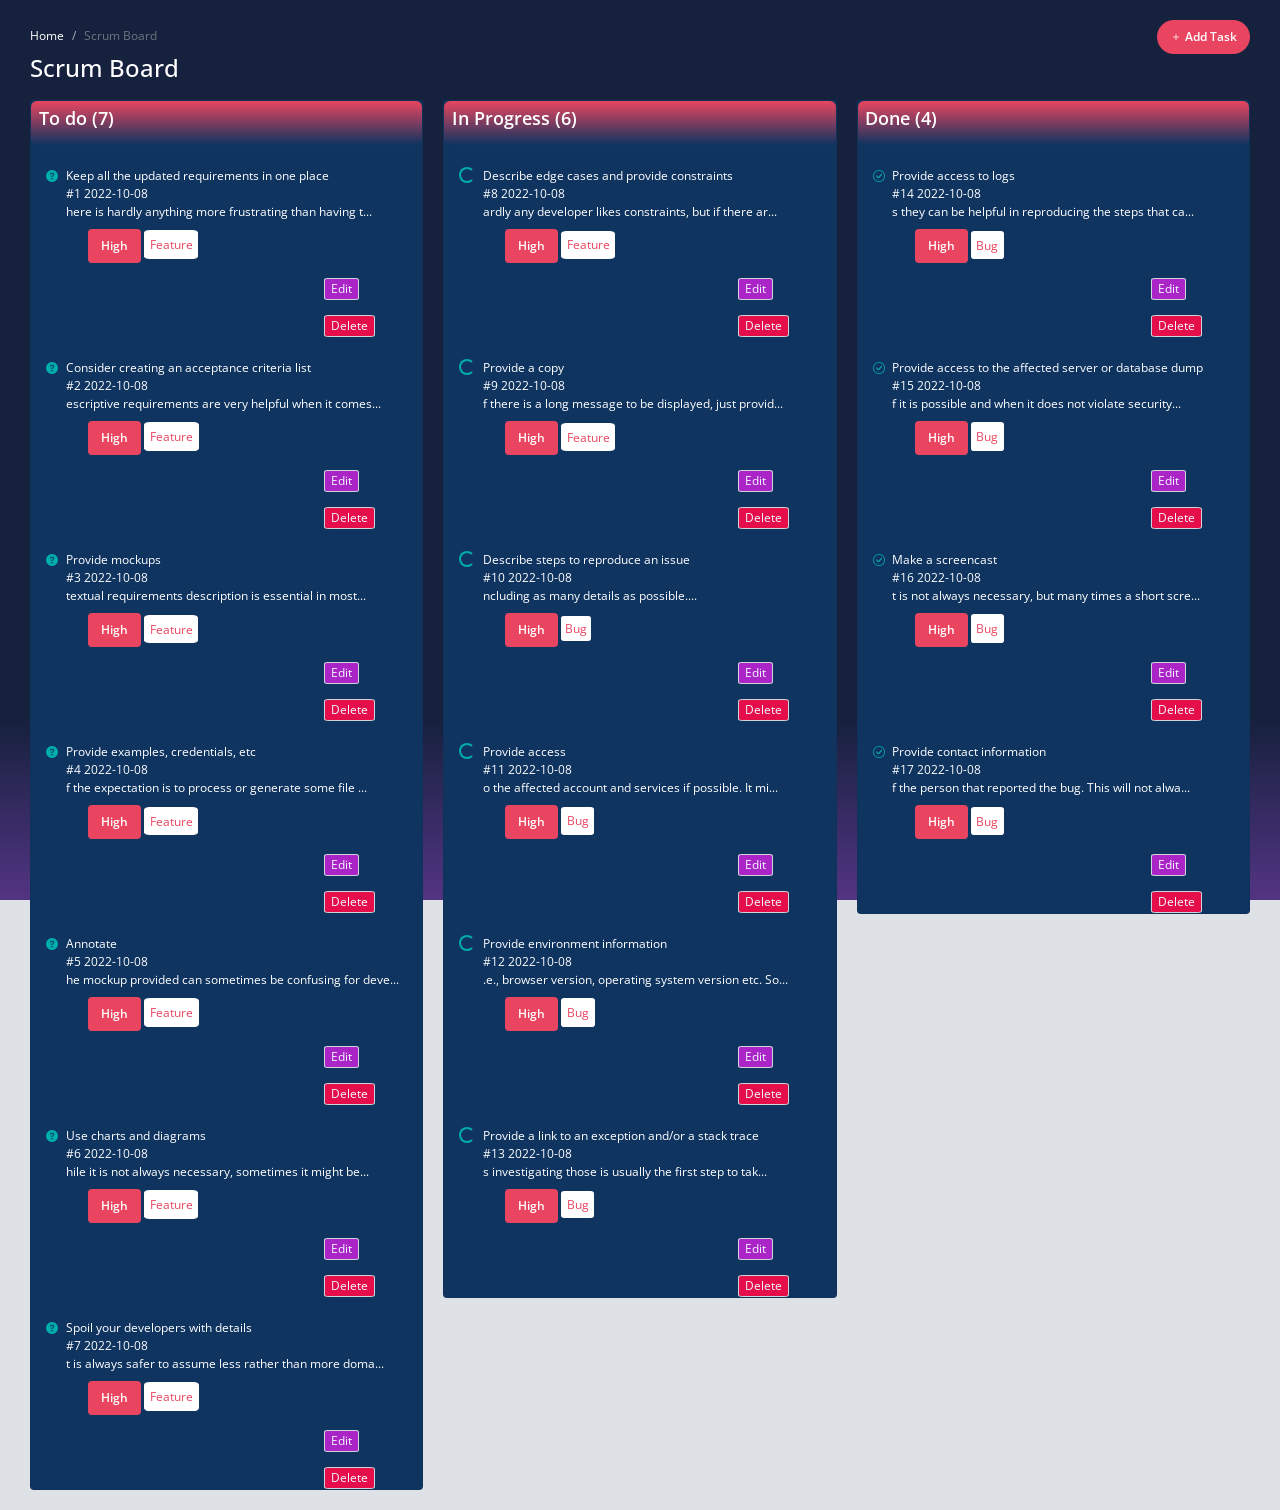
<file: index.html>
<!DOCTYPE html>
<html lang="en" >
<head>
	<meta charset="utf-8" />
	<title>YouCode | Scrum Board</title>
	<meta content="width=device-width, initial-scale=1.0, maximum-scale=1.0, user-scalable=no" name="viewport" />
	<meta content="" name="description" />
	<meta content="" name="author" />

	<!-- ================== BEGIN core-css ================== -->
	<!-- <link href="https://cdn.jsdelivr.net/npm/bootstrap@5.2.2/dist/css/bootstrap.min.css" rel="stylesheet" integrity="sha384-Zenh87qX5JnK2Jl0vWa8Ck2rdkQ2Bzep5IDxbcnCeuOxjzrPF/et3URy9Bv1WTRi" crossorigin="anonymous"> -->
	<link href="https://fonts.googleapis.com/css?family=Open+Sans:300,400,600,700" rel="stylesheet" />
	<link href="assets/css/vendor.min.css" rel="stylesheet" />
	<link href="assets/css/default/app.min.css" rel="stylesheet" />
	<link href="assets/css/style.css" rel="stylesheet" />
	<link rel="stylesheet" href="https://cdn.jsdelivr.net/npm/bootstrap-icons@1.5.0/font/bootstrap-icons.css" />
	<!-- ================== END core-css ================== -->
</head>
<body>

	<!-- BEGIN #app -->
	<div id="app" class="app-without-sidebar">
		<!-- BEGIN #content -->
		<div id="content" class="app-content main-style">
			<div class="row ">
				<div class="col-6">
					<ol class="breadcrumb">
						<li class="breadcrumb-item "><a class="text-white text-decoration-none" href="javascript:;">Home</a></li>
						<li class="breadcrumb-item active ">Scrum Board </li>
					</ol>
					<!-- BEGIN page-header -->
					<h1 class="page-header text-white">
						Scrum Board 
					</h1>
					<!-- END page-header -->
				</div>

				<div class="col-6 text-end">
					<button id="button" onclick="resetForm()" class="btn  rounded-pill  " type="button" data-toggle="modal" data-target="#modal-task" ><i class="bi bi-plus text-white"></i> Add Task</a>
				</div>
			</div>



			<div class="row" id ="tasksList">
				<div class="col-sm-6 col-md-4 ">
					<div class="card" style="background-color: #0F3460;">
						<div class="grad2 p-2 rounded-3">
							<h4 class="text-white">To do (<span id="to-do-tasks-count">0</span>)</h4>
						</div>

						<div class="" id="to-do-tasks">
							<!-- TO DO TASKS HERE -->
						</div>
					</div>
				</div>
				<div class="col-sm-6 col-md-4 ">
					<div class="card" style="background-color: #0F3460;">
					
						<div class="grad2 p-2 rounded-3">
							<h4 class="text-white">In Progress (<span id="in-progress-tasks-count">0</span>)</h4>

						</div>
						<div class="" id="in-progress-tasks">
							<!-- IN PROGRESS TASKS HERE -->
						</div>
					</div>
				</div>
				<div class="col-sm-6 col-md-4 ">
					<div class="card" style="background-color: #0F3460;">
						<div class="grad2 p-2 rounded-3">
							<h4 class="text-white">Done (<span id="done-tasks-count">0</span>)</h4>

						</div>
						<div class=" " id="done-tasks">
							<!-- DONE TASKS HERE -->
						</div>
					</div>
				</div>
			</div>
		</div>
		<!-- END #content -->


		<!-- BEGIN scroll-top-btn -->
		<a href="javascript:;" class="btn btn-icon btn-circle btn-success btn-scroll-to-top" data-toggle="scroll-to-top"><i class="fa fa-angle-up"></i></a>
		<!-- END scroll-top-btn -->
	</div>
	<!-- END #app -->

	<!-- TASK MODAL -->
	<form class=" form modal fade" id="modal-task" role="dialog" aria-labelledby="exempleModalLabel" aria-hidden="true">
		<div class="modal-dialog modal-dialog-centered">
			<div class="modal-content  text-white">
				<div class="modal-header border-0 grad2">
					<h5 class="modal-title">Add Task</h5>
					<!-- <button type="button" class="close" data-dismiss="modal">&times;</button> ******data-bs-dismiss*******-->
					<button type="button" class="btn-close Close text-white" data-dismiss="modal" aria-label="Close"></button>
				</div>
				<div class="modal-body ">
					<div class="mb-3">
						<label for="recipient-name" class="col-form-label">Title</label>
						<input type="text" class="form-control TaskInput" id="title"><br>
						<div id="msg"></div>
					</div>
					<div class="mb-3 d-flex ">
						<label for="" class="col-form-label"  >Type</label>
						<div class="form-check ms-2 mt-5 ">
							<input class="form-check-input" type="radio" name="type" id="typeB" checked>
							<label class="form-check-label" for="flexRadioDefault1">
							Bug
							</label>
						</div>
						<div class="form-check ms-5 mt-5">
							<input class="form-check-input" type="radio" name="type" id="typeF">
							<label class="form-check-label" for="flexRadioDefault2">
								Feature
							</label>
						</div>
					</div>
					<div class="mb-3">
						<label for="Priority" class="col-form-label">Priority</label>
						<select class="form-select" aria-label="Default select example" id="priority">
							<option selected >Please select</option>
							<option value="High">High</option>
							<option value="Medium">Medium</option>
							<option value="Low">Low</option>
						</select>
					</div>
					<div class="mb-3">
						<label for="status" class="col-form-label" >Status</label>
						<select class="form-select" aria-label="Default select example" id="status">
							<option selected>Please select</option>
							<option value="To Do">To Do</option>
							<option value="In Progress">IN Progress</option>
							<option value="Done">Done</option>
							
						</select>
					</div> 
					<div class="mb-3">
						<label for="Date" class="col-form-label">Date</label>
						<input type="date" class="form-control" id="date">
					</div>
					 <div class="mb-3">
						<label for="message-text" class="col-form-label" >Description</label>
						<textarea class="form-control" id="description"></textarea>
					</div> 
				</div>
				<div class="modal-footer border-0">
					<button type="button" class="btn2   border" data-dismiss="modal">Cancel</button>
					<button type="button" id = "update" class="btn btn-warning  border " data-dismiss="modal" onclick="editTask()">update</button>
				<button  type="submit" class="btn" id="save" onclick="saveTask();" data-dismiss="modal">Save</button>
				</div>
			</div>
		</div>
	</form>
		<!-- Modal content goes here -->

		

	<!-- ================== BEGIN core-js ================== -->
	<script src="assets/js/vendor.min.js"></script>
	<script src="assets/js/app.min.js"></script>
	<script src="assets/js/data.js"></script>
	<script src="assets/js/script.js"></script>
	<!-- ================== END core-js ================== -->
</body>
	<script src="https://cdn.jsdelivr.net/npm/bootstrap@4.0.0/dist/js/bootstrap.min.js" integrity="sha384-JZR6Spejh4U02d8jOt6vLEHfe/JQGiRRSQQxSfFWpi1MquVdAyjUar5+76PVCmYl" crossorigin="anonymous"></script>
</html>
</file>
<file: assets/css/style.css>
.pace {
    display: none;
}

.main-style {
    min-height: 100vh;
    background-image: linear-gradient(#16213E 80%,#533483 100%);
    background-size: 360px;
    background-position: right bottom;
    background-attachment: fixed;
}
/* #app{

    background-image: linear-gradient( #16213E  ,#2C527E , #533483 );
}
div h1{
    color: white;
}
div ol li{
    color: white;
    text-decoration: none; 
}
div h4 {
    color: white;
}


    

.task{
    display:flex;
}
/*.done{
    /* display: none; 
} 
 .progress{
    /* display: none;  
}
 /*.BTTNS{
    display: none;
}*/ 
.btn , .btn:hover{
    color: white;
    background-color:#E94560;
}
.btn2{
    color:#E94560;
    background-color:white;
    padding: 2%;
    border-radius: 10%;

}
.btn4{
    color:aliceblue;
    background-color : #aa24c8;
    margin-left: 75%;
    border-radius: 10%;
}
.btn3{
    color:aliceblue;
    background-color : #e50e4b;
    margin-left: 75%;
    border-radius: 10%;
}
.grad2{
    background-image: linear-gradient( #E94560  , #0F3460 );
}
.modal-body{
    background-color:#0F3460;
}
.modal-footer{
    background-color:#0F3460;
}
#msg{
    color: #f0798d ;
}
</file>
